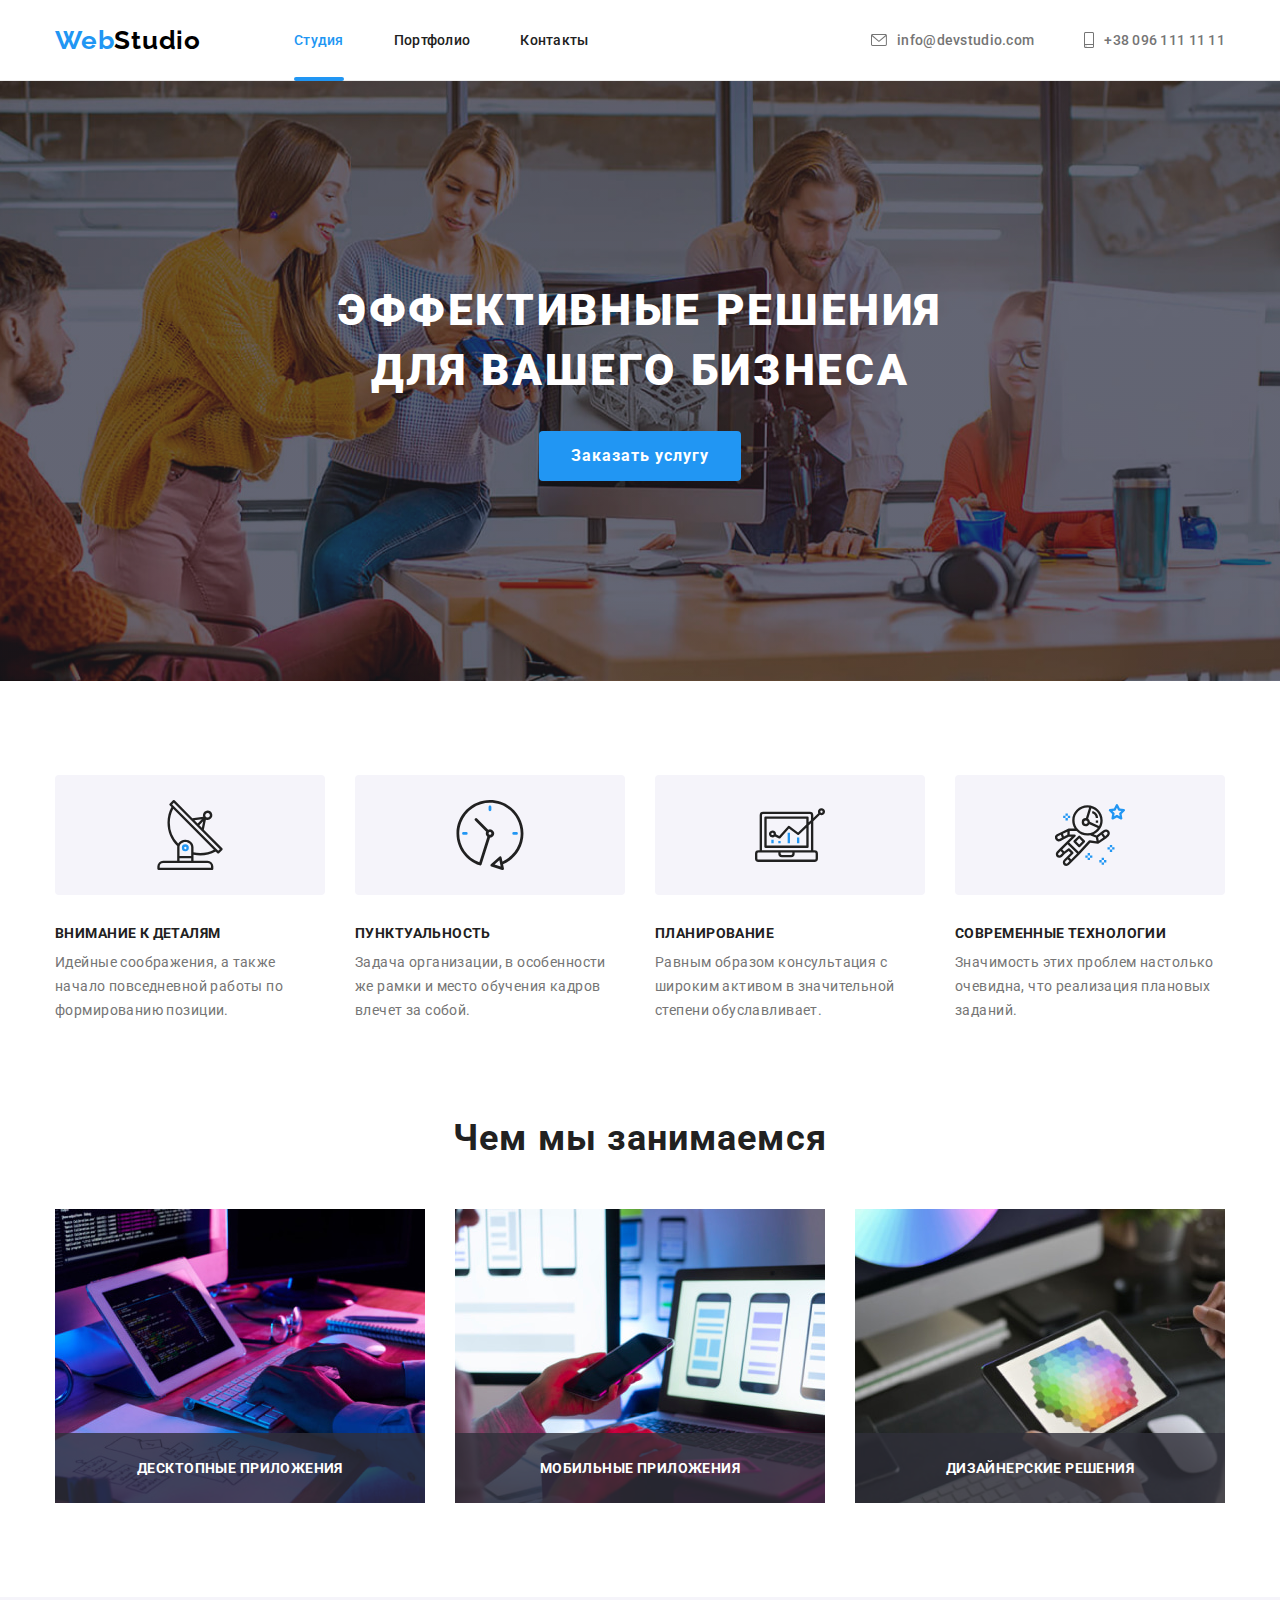
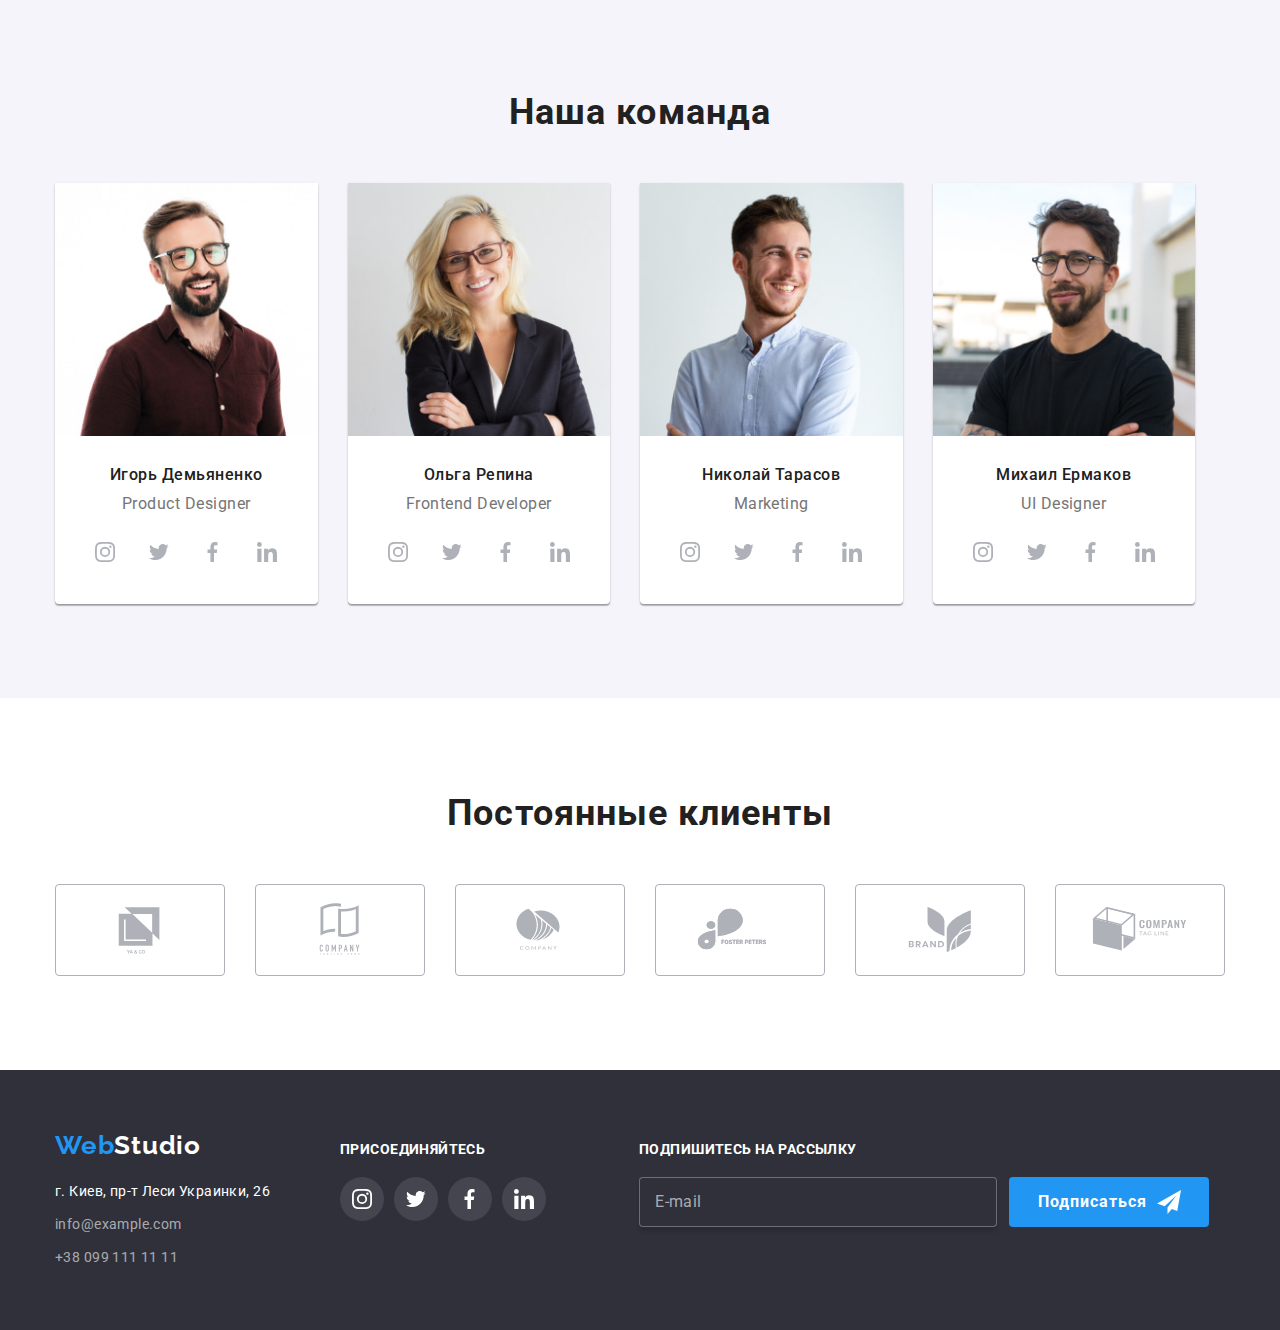
<file: index.html>
<!DOCTYPE html>
<html lang="ru">
  <head>
    <meta charset="UTF-8" />
    <meta http-equiv="X-UA-Compatible" content="IE=edge" />
    <meta name="viewport" content="width=device-width, initial-scale=1.0" />
    <title>WebStudio - Студия</title>
    <!-- Подключение шрифтов -->
    <link rel="preconnect" href="https://fonts.googleapis.com" />
    <link rel="preconnect" href="https://fonts.gstatic.com" crossorigin />
    <link
      href="https://fonts.googleapis.com/css2?family=Raleway:wght@700&family=Roboto:wght@400;500;700;900&display=swap"
      rel="stylesheet"
    />
    <!-- Подключение нормализатора -->
    <link
      rel="stylesheet"
      href="https://cdnjs.cloudflare.com/ajax/libs/modern-normalize/1.1.0/modern-normalize.min.css"
    />
    <!-- Подключение стилей -->
    <link rel="stylesheet" href="css/styles.css" />
  </head>
  <body>
    <!-- Хедер -->
    <header class="page-header">
      <div class="conteiner header-conteiner">
        <nav class="flex-conteiner">
          <a class="logo" href="index.html" lang="en"
            ><span class="logo-color">Web</span>Studio</a
          >
          <ul class="site-nav">
            <li class="item">
              <a href="index.html" class="link current">Студия</a>
            </li>
            <li class="item">
              <a href="portfolio.html" class="link">Портфолио</a>
            </li>
            <li class="item"><a href="" class="link">Контакты</a></li>
          </ul>
        </nav>
        <ul class="contacts">
          <li class="item">
            <a href="mailto:info@devstudio.com" class="link"
              ><svg class="mail-icon">
                <use href="./images/icons.svg#icon-envelope"></use></svg
              >info@devstudio.com</a
            >
          </li>
          <li class="item">
            <a href="tel:+380961111111" class="link"
              ><svg class="phone-icon">
                <use href="./images/icons.svg#icon-smartphone"></use></svg
              >+38 096 111 11 11</a
            >
          </li>
        </ul>
      </div>
    </header>
    <main>
      <!-- Герой -->
      <section class="section hero">
        <div class="conteiner">
          <h1 class="hero-title">Эффективные решения для вашего бизнеса</h1>
          <button type="button" class="order" data-modal-open>
            Заказать услугу
          </button>
        </div>
      </section>
      <!-- Наши преимущества -->
      <section class="section advantages-section">
        <div class="conteiner">
          <h2 class="visually-hidden">Наши преимущества</h2>
          <ul class="advantages-list">
            <li class="item">
              <div class="icon-box">
                <svg class="icon">
                  <use href="./images/icons.svg#icon-antenna-1"></use>
                </svg>
              </div>
              <h3 class="section-header">Внимание к деталям</h3>
              <p class="section-text">
                Идейные соображения, а также начало повседневной работы по
                формированию позиции.
              </p>
            </li>
            <li class="item">
              <div class="icon-box">
                <svg class="icon">
                  <use href="./images/icons.svg#icon-clock-1"></use>
                </svg>
              </div>
              <h3 class="section-header">Пунктуальность</h3>
              <p class="section-text">
                Задача организации, в особенности же рамки и место обучения
                кадров влечет за собой.
              </p>
            </li>
            <li class="item">
              <div class="icon-box">
                <svg class="icon">
                  <use href="./images/icons.svg#icon-diagram-1"></use>
                </svg>
              </div>
              <h3 class="section-header">Планирование</h3>
              <p class="section-text">
                Равным образом консультация с широким активом в значительной
                степени обуславливает.
              </p>
            </li>
            <li class="item">
              <div class="icon-box">
                <svg class="icon">
                  <use href="./images/icons.svg#icon-astronaut-1"></use>
                </svg>
              </div>
              <h3 class="section-header">Современные технологии</h3>
              <p class="section-text">
                Значимость этих проблем настолько очевидна, что реализация
                плановых заданий.
              </p>
            </li>
          </ul>
        </div>
      </section>
      <!-- Чем мы занимаемся -->
      <section class="section activities-section">
        <div class="conteiner">
          <h2 class="section-header">Чем мы занимаемся</h2>
          <ul class="activities-list">
            <li class="item">
              <img
                src="./images/01-01.jpg"
                alt="Веб-разработка"
                width="370"
                height="294"
              />
              <p class="text">Десктопные приложения</p>
            </li>
            <li class="item">
              <img
                src="./images/01-02.jpg"
                alt="Веб-разработка"
                width="370"
                height="294"
              />
              <p class="text">Мобильные приложения</p>
            </li>
            <li class="item">
              <img
                src="./images/01-03.jpg"
                alt="Веб-разработка"
                width="370"
                height="294"
              />
              <p class="text">Дизайнерские решения</p>
            </li>
          </ul>
        </div>
      </section>
      <!-- Наша команда -->
      <section class="section team-section">
        <div class="conteiner">
          <h2 class="section-header">Наша команда</h2>
          <ul class="team-list">
            <li class="team-item">
              <img
                class="image"
                src="./images/01-04.jpg"
                alt="Член команды"
                width="270"
                height="260"
              />
              <div class="description-box">
                <h3 class="team-header">Игорь Демьяненко</h3>
                <p lang="en" class="text">Product Designer</p>
                <ul class="social-list">
                  <li class="item">
                    <a href="" class="link">
                      <svg class="link-icon">
                        <use href="./images/icons.svg#icon-instagram-2"></use>
                      </svg>
                    </a>
                  </li>
                  <li class="item">
                    <a href="" class="link"
                      ><svg class="link-icon">
                        <use href="./images/icons.svg#icon-twitter"></use></svg
                    ></a>
                  </li>
                  <li class="item">
                    <a href="" class="link"
                      ><svg class="link-icon">
                        <use href="./images/icons.svg#icon-facebook"></use>
                      </svg>
                    </a>
                  </li>
                  <li class="item">
                    <a href="" class="link"
                      ><svg class="link-icon">
                        <use
                          href="./images/icons.svg#icon-linkedin-1"
                        ></use></svg
                    ></a>
                  </li>
                </ul>
              </div>
            </li>
            <li class="team-item">
              <img
                class="image"
                src="./images/01-05.jpg"
                alt="Член команды"
                width="270"
                height="260"
              />
              <div class="description-box">
                <h3 class="team-header">Ольга Репина</h3>
                <p lang="en" class="text">Frontend Developer</p>
                <ul class="social-list">
                  <li class="item">
                    <a href="" class="link">
                      <svg class="link-icon">
                        <use href="./images/icons.svg#icon-instagram-2"></use>
                      </svg>
                    </a>
                  </li>
                  <li class="item">
                    <a href="" class="link"
                      ><svg class="link-icon">
                        <use href="./images/icons.svg#icon-twitter"></use></svg
                    ></a>
                  </li>
                  <li class="item">
                    <a href="" class="link"
                      ><svg class="link-icon">
                        <use href="./images/icons.svg#icon-facebook"></use>
                      </svg>
                    </a>
                  </li>
                  <li class="item">
                    <a href="" class="link"
                      ><svg class="link-icon">
                        <use
                          href="./images/icons.svg#icon-linkedin-1"
                        ></use></svg
                    ></a>
                  </li>
                </ul>
              </div>
            </li>
            <li class="team-item">
              <img
                class="image"
                src="./images/01-06.jpg"
                alt="Член команды"
                width="270"
                height="260"
              />
              <div class="description-box">
                <h3 class="team-header">Николай Тарасов</h3>
                <p lang="en" class="text">Marketing</p>
                <ul class="social-list">
                  <li class="item">
                    <a href="" class="link">
                      <svg class="link-icon">
                        <use href="./images/icons.svg#icon-instagram-2"></use>
                      </svg>
                    </a>
                  </li>
                  <li class="item">
                    <a href="" class="link"
                      ><svg class="link-icon">
                        <use href="./images/icons.svg#icon-twitter"></use></svg
                    ></a>
                  </li>
                  <li class="item">
                    <a href="" class="link"
                      ><svg class="link-icon">
                        <use href="./images/icons.svg#icon-facebook"></use>
                      </svg>
                    </a>
                  </li>
                  <li class="item">
                    <a href="" class="link"
                      ><svg class="link-icon">
                        <use
                          href="./images/icons.svg#icon-linkedin-1"
                        ></use></svg
                    ></a>
                  </li>
                </ul>
              </div>
            </li>
            <li class="team-item">
              <img
                class="image"
                src="./images/01-07.jpg"
                alt="Член команды"
                width="270"
                height="260"
              />
              <div class="description-box">
                <h3 class="team-header">Михаил Ермаков</h3>
                <p lang="en" class="text">UI Designer</p>
                <ul class="social-list">
                  <li class="item">
                    <a href="" class="link">
                      <svg class="link-icon">
                        <use href="./images/icons.svg#icon-instagram-2"></use>
                      </svg>
                    </a>
                  </li>
                  <li class="item">
                    <a href="" class="link"
                      ><svg class="link-icon">
                        <use href="./images/icons.svg#icon-twitter"></use></svg
                    ></a>
                  </li>
                  <li class="item">
                    <a href="" class="link"
                      ><svg class="link-icon">
                        <use href="./images/icons.svg#icon-facebook"></use>
                      </svg>
                    </a>
                  </li>
                  <li class="item">
                    <a href="" class="link"
                      ><svg class="link-icon">
                        <use
                          href="./images/icons.svg#icon-linkedin-1"
                        ></use></svg
                    ></a>
                  </li>
                </ul>
              </div>
            </li>
          </ul>
        </div>
      </section>
      <!-- Постоянные клиенты -->
      <section class="section clients">
        <div class="conteiner">
          <h2 class="section-header">Постоянные клиенты</h2>
          <ul class="clients-list">
            <li class="item">
              <a href="" class="link">
                <svg class="icon" width="106" height="60">
                  <use href="./images/icons.svg#icon-ya-and-co"></use>
                </svg>
              </a>
            </li>
            <li class="item">
              <a href="" class="link">
                <svg class="icon" width="106" height="60">
                  <use
                    href="./images/icons.svg#icon-company-tagline-here"
                  ></use>
                </svg>
              </a>
            </li>
            <li class="item">
              <a href="" class="link">
                <svg class="icon" width="106" height="60">
                  <use href="./images/icons.svg#icon-company"></use>
                </svg>
              </a>
            </li>
            <li class="item">
              <a href="" class="link">
                <svg class="icon" width="106" height="60">
                  <use href="./images/icons.svg#icon-foster-peters"></use>
                </svg>
              </a>
            </li>
            <li class="item">
              <a href="" class="link">
                <svg class="icon" width="106" height="60">
                  <use href="./images/icons.svg#icon-brand"></use>
                </svg>
              </a>
            </li>
            <li class="item">
              <a href="" class="link">
                <svg class="icon" width="106" height="60">
                  <use href="./images/icons.svg#icon-company-tagline"></use>
                </svg>
              </a>
            </li>
          </ul>
        </div>
      </section>
    </main>
    <!-- Футер -->
    <footer class="page-footer">
      <div class="conteiner footer-box">
        <div class="adress-box">
          <a class="logo" href="index.html" lang="en"
            ><span class="logo-color">Web</span
            ><span class="footer-logo-color">Studio</span></a
          >
          <address>
            <ul>
              <li class="item-map">
                <a
                  href="https://www.google.com/maps/place/%D0%B1%D1%83%D0%BB.+%D0%9B%D0%B5%D1%81%D0%B8+%D0%A3%D0%BA%D1%80%D0%B0%D0%B8%D0%BD%D0%BA%D0%B8,+26,+%D0%9A%D0%B8%D0%B5%D0%B2,+02000/@50.426979,30.5380378,15.58z/data=!4m5!3m4!1s0x40d4cf0e033ecbe9:0x57a4dffefec77da0!8m2!3d50.4265807!4d30.5383858"
                  target="_blank"
                  rel="noopener noreferrer"
                  class="map-link"
                  >г. Киев, пр-т Леси Украинки, 26</a
                >
              </li>
              <li class="item-mail">
                <a href="mailto:info@example.com" lang="en" class="mail"
                  >info@example.com</a
                >
              </li>
              <li class="item-phone">
                <a href="tel:+380991111111" class="phone">+38 099 111 11 11</a>
              </li>
            </ul>
          </address>
        </div>
        <div class="social-links-box">
          <h2 class="social-text">Присоединяйтесь</h2>
          <ul class="social-list">
            <li class="item">
              <a href="" class="link" aria-label="Страница в Instagram">
                <svg class="link-icon">
                  <use href="./images/icons.svg#icon-instagram-2"></use>
                </svg>
              </a>
            </li>
            <li class="item">
              <a href="" class="link" aria-label="Страница в Twitter"
                ><svg class="link-icon">
                  <use href="./images/icons.svg#icon-twitter"></use></svg
              ></a>
            </li>
            <li class="item">
              <a href="" class="link" aria-label="Страница в Facebook"
                ><svg class="link-icon">
                  <use href="./images/icons.svg#icon-facebook"></use>
                </svg>
              </a>
            </li>
            <li class="item">
              <a href="" class="link" aria-label="Страница в LinkedIn"
                ><svg class="link-icon">
                  <use href="./images/icons.svg#icon-linkedin-1"></use></svg
              ></a>
            </li>
          </ul>
        </div>
        <form class="form">
          <div class="form-box">
            <label for="footer-email" class="input-label"
              >Подпишитесь на рассылку</label
            >
            <input
              type="email"
              name="footer-email"
              placeholder="E-mail"
              id="footer-email"
              class="input-field"
            />
          </div>
          <button type="submit" class="submit-btn">Подписаться</button>
          <svg class="submit-icon">
            <use href="./images/icons.svg#icon-telegram"></use>
          </svg>
        </form>
      </div>
    </footer>
    <!-- Модальное окно -->
    <div class="backdrop is-hidden" data-modal>
      <div class="modal">
        <form class="form">
          <p class="form-text">Оставьте свои данные, мы вам перезвоним</p>
          <div class="form-box">
            <label for="username" class="label-form">Имя</label>
            <input
              type="text"
              name="username"
              id="username"
              class="input-form"
            />
            <svg class="username-icon">
              <use href="./images/icons.svg#icon-username"></use>
            </svg>
          </div>
          <div class="form-box">
            <label for="phone-number" class="label-form">Телефон</label>
            <input
              type="tel"
              name="phone-number"
              id="phone-number"
              class="input-form"
            />
            <svg class="tel-icon">
              <use href="./images/icons.svg#icon-phone"></use>
            </svg>
          </div>
          <div class="form-box">
            <label for="email" class="label-form">Почта</label>
            <input type="email" name="email" id="email" class="input-form" />
            <svg class="email-icon">
              <use href="./images/icons.svg#icon-email"></use>
            </svg>
          </div>
          <div class="form-comment">
            <label for="comment" class="label-form">Комментарий</label>
            <textarea
              name="comment"
              id="comment"
              rows="5"
              placeholder="Введите текст"
              class="comment-field"
            ></textarea>
          </div>
          <label for="agreement" class="checkbox-label">
            <input
              type="checkbox"
              name="agreement"
              id="agreement"
              class="checkbox"
            />
            <svg class="checkbox-icon">
              <use href="./images/icons.svg#icon-check"></use>
            </svg>
            <span class="checkbox-text"
              >Соглашаюсь с рассылкой и принимаю
              <a href="" class="checkbox-link">Условия договора</a>
            </span>
          </label>
          <button type="submit" class="submit-btn">Отправить</button>
        </form>
        <button type="button" class="modal-batton" data-modal-close>
          <svg class="icon" width="18" height="18">
            <use href="./images/icons.svg#icon-close-btn"></use>
          </svg>
        </button>
      </div>
    </div>
    <script src="./js/modal.js"></script>
    <!--     <script>
      (() => {
        document
          .querySelector(".js-speaker-form")
          .addEventListener("submit", (e) => {
            e.preventDefault();

            new FormData(e.currentTarget).forEach((value, name) =>
              console.log("${name}: ${value}")
            );
          });
      })();
    </script> -->
  </body>
</html>
</file>
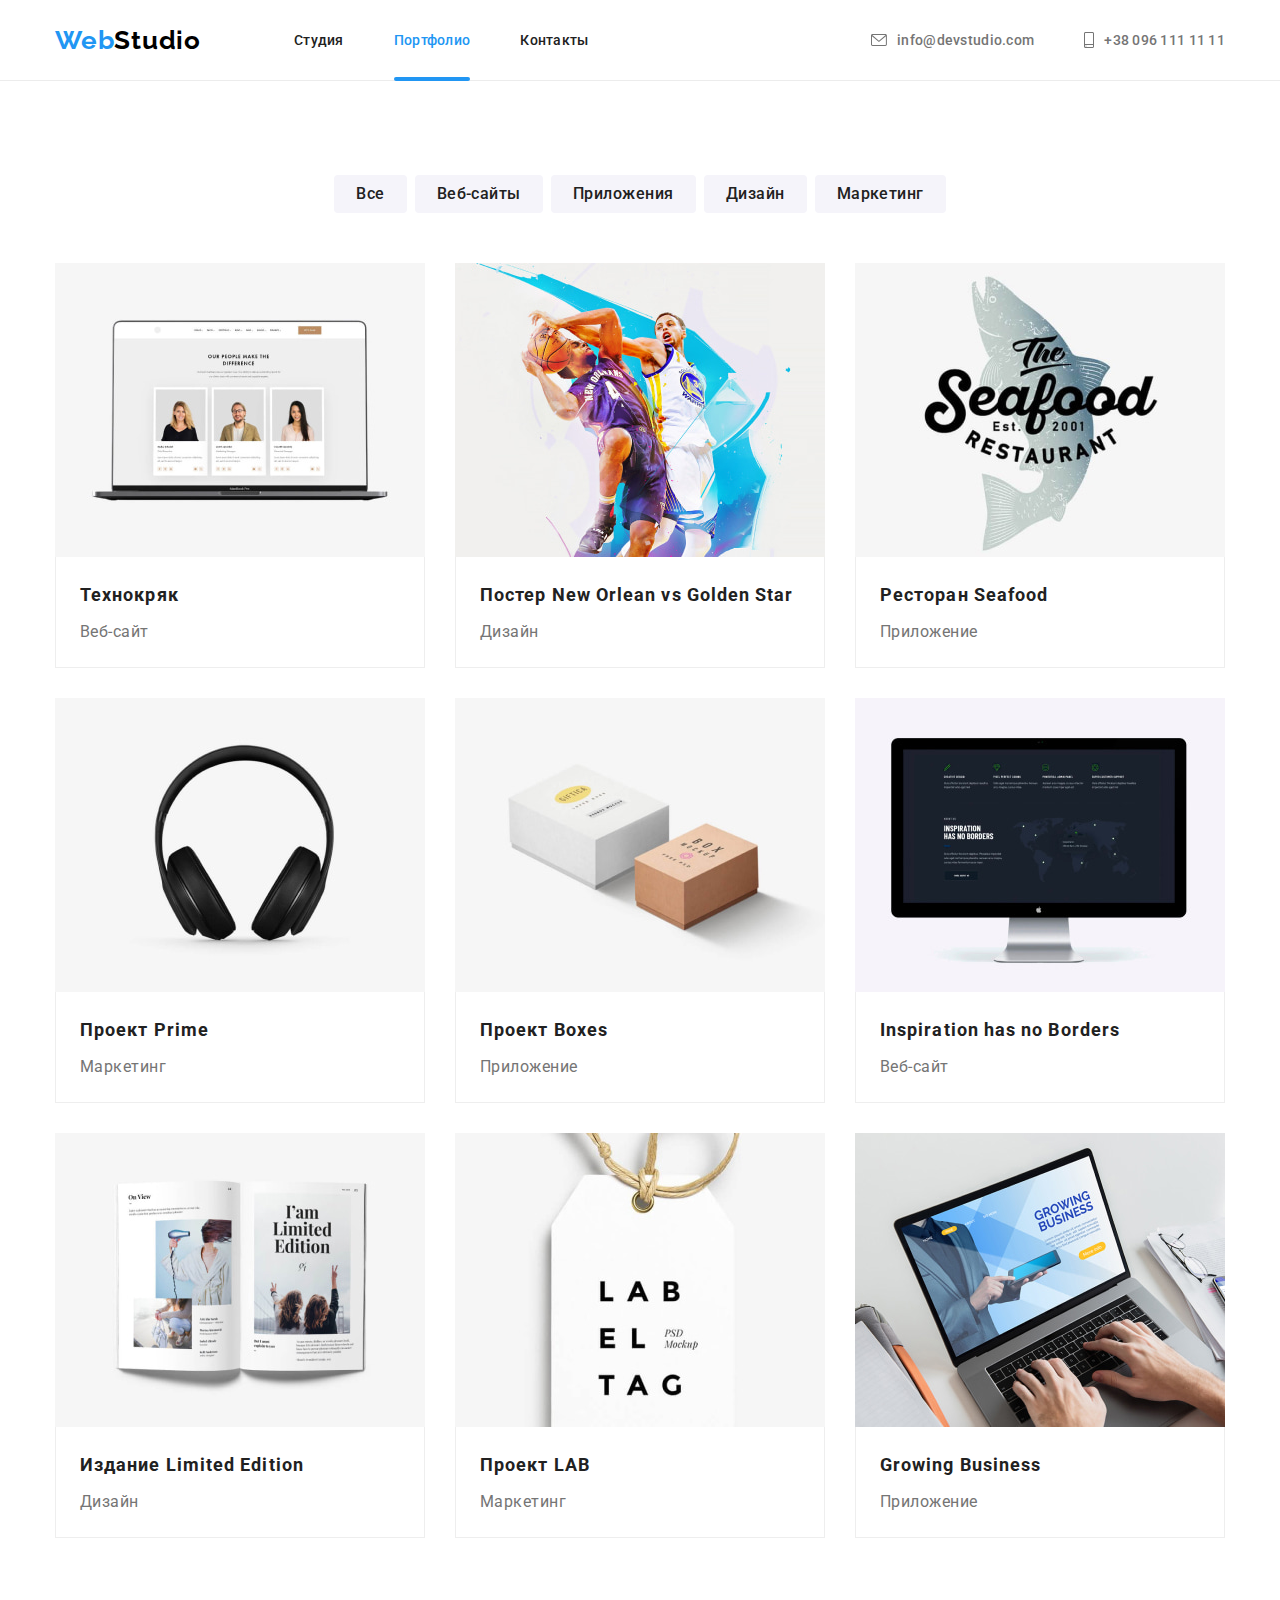
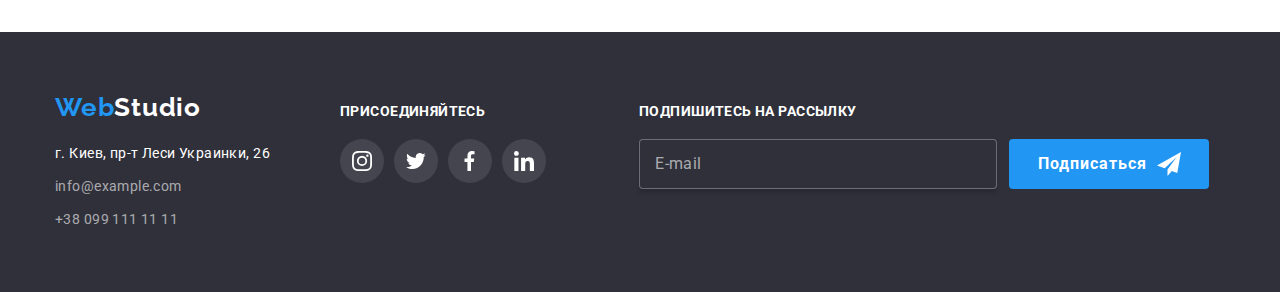
<file: portfolio.html>
<!DOCTYPE html>
<html lang="ru">
  <head>
    <meta charset="UTF-8" />
    <meta http-equiv="X-UA-Compatible" content="IE=edge" />
    <meta name="viewport" content="width=device-width, initial-scale=1.0" />
    <title>WebStudio - Портфолио</title>
    <!-- Подключение шрифтов -->
    <link rel="preconnect" href="https://fonts.googleapis.com" />
    <link rel="preconnect" href="https://fonts.gstatic.com" crossorigin />
    <link
      href="https://fonts.googleapis.com/css2?family=Raleway:wght@700&family=Roboto:wght@400;500;700;900&display=swap"
      rel="stylesheet"
    />
    <!-- Подключение нормализатора -->
    <link
      rel="stylesheet"
      href="https://cdnjs.cloudflare.com/ajax/libs/modern-normalize/1.1.0/modern-normalize.min.css"
    />
    <!-- Подключение стилей -->
    <link rel="stylesheet" href="css/styles.css" />
  </head>
  <body>
    <!-- Хедер -->
    <header class="page-header">
      <div class="conteiner header-conteiner">
        <nav class="flex-conteiner">
          <a class="logo" href="index.html" lang="en"
            ><span class="logo-color">Web</span>Studio</a
          >
          <ul class="site-nav">
            <li class="item">
              <a href="index.html" class="link">Студия</a>
            </li>
            <li class="item">
              <a href="portfolio.html" class="link current">Портфолио</a>
            </li>
            <li class="item"><a href="" class="link">Контакты</a></li>
          </ul>
        </nav>
        <ul class="contacts">
          <li class="item">
            <a href="mailto:info@devstudio.com" class="link"
              ><svg class="mail-icon">
                <use href="./images/icons.svg#icon-envelope"></use></svg
              >info@devstudio.com</a
            >
          </li>
          <li class="item">
            <a href="tel:+380961111111" class="link"
              ><svg class="phone-icon">
                <use href="./images/icons.svg#icon-smartphone"></use></svg
              >+38 096 111 11 11</a
            >
          </li>
        </ul>
      </div>
    </header>
    <main>
      <!-- Фильтр -->
      <section class="section filter">
        <div class="conteiner">
          <h1 class="visually-hidden" hidden>Портфолио</h1>
          <ul class="filter-list">
            <li class="item">
              <button type="button" class="filter-btn">Все</button>
            </li>
            <li class="item">
              <button type="button" class="filter-btn">Веб-сайты</button>
            </li>
            <li class="item">
              <button type="button" class="filter-btn">Приложения</button>
            </li>
            <li class="item">
              <button type="button" class="filter-btn">Дизайн</button>
            </li>
            <li class="item">
              <button type="button" class="filter-btn">Маркетинг</button>
            </li>
          </ul>
          <ul class="examples-list">
            <li class="item">
              <a href="" class="link">
                <div class="thumb">
                  <img
                    src="./images/02-01.jpg"
                    alt="Web-разработка"
                    width="370"
                  />
                  <p class="text">
                    Технокряк это современная площадка распространения
                    коронавируса. Компании используют эту платформу для
                    цифрового шпионажа и атак на защищённые сервера конкурентов.
                  </p>
                </div>
                <div class="text-box">
                  <h2 class="section-header">Технокряк</h2>
                  <p class="section-text">Веб-сайт</p>
                </div>
              </a>
            </li>
            <li class="item">
              <a href="" class="link">
                <div class="thumb">
                  <img src="./images/02-02.jpg" alt="Web-дизайн" width="370" />
                  <p class="text">
                    Технокряк это современная площадка распространения
                    коронавируса. Компании используют эту платформу для
                    цифрового шпионажа и атак на защищённые сервера конкурентов.
                  </p>
                </div>
                <div class="text-box">
                  <h2 class="section-header">
                    Постер New Orlean vs Golden Star
                  </h2>
                  <p class="section-text">Дизайн</p>
                </div>
              </a>
            </li>
            <li class="item">
              <a href="" class="link">
                <div class="thumb">
                  <img
                    src="./images/02-03.jpg"
                    alt="Разработка приложений"
                    width="370"
                  />
                  <p class="text">
                    Технокряк это современная площадка распространения
                    коронавируса. Компании используют эту платформу для
                    цифрового шпионажа и атак на защищённые сервера конкурентов.
                  </p>
                </div>
                <div class="text-box">
                  <h2 class="section-header">Ресторан Seafood</h2>
                  <p class="section-text">Приложение</p>
                </div>
              </a>
            </li>
            <li class="item">
              <a href="" class="link">
                <div class="thumb">
                  <img
                    src="./images/02-04.jpg"
                    alt="Web-маркетинг"
                    width="370"
                  />
                  <p class="text">
                    Технокряк это современная площадка распространения
                    коронавируса. Компании используют эту платформу для
                    цифрового шпионажа и атак на защищённые сервера конкурентов.
                  </p>
                </div>
                <div class="text-box">
                  <h2 class="section-header">Проект Prime</h2>
                  <p class="section-text">Маркетинг</p>
                </div>
              </a>
            </li>
            <li class="item">
              <a href="" class="link">
                <div class="thumb">
                  <img
                    src="./images/02-05.jpg"
                    alt="Разработка приложений"
                    width="370"
                  />
                  <p class="text">
                    Технокряк это современная площадка распространения
                    коронавируса. Компании используют эту платформу для
                    цифрового шпионажа и атак на защищённые сервера конкурентов.
                  </p>
                </div>
                <div class="text-box">
                  <h2 class="section-header">Проект Boxes</h2>
                  <p class="section-text">Приложение</p>
                </div>
              </a>
            </li>
            <li class="item">
              <a href="" class="link">
                <div class="thumb">
                  <img
                    src="./images/02-06.jpg"
                    alt="Web-разработка"
                    width="370"
                  />
                  <p class="text">
                    Технокряк это современная площадка распространения
                    коронавируса. Компании используют эту платформу для
                    цифрового шпионажа и атак на защищённые сервера конкурентов.
                  </p>
                </div>
                <div class="text-box">
                  <h2 class="section-header">Inspiration has no Borders</h2>
                  <p class="section-text">Веб-сайт</p>
                </div>
              </a>
            </li>
            <li class="item">
              <a href="" class="link">
                <div class="thumb">
                  <img src="./images/02-07.jpg" alt="Web-дизайн" width="370" />
                  <p class="text">
                    Технокряк это современная площадка распространения
                    коронавируса. Компании используют эту платформу для
                    цифрового шпионажа и атак на защищённые сервера конкурентов.
                  </p>
                </div>
                <div class="text-box">
                  <h2 class="section-header">Издание Limited Edition</h2>
                  <p class="section-text">Дизайн</p>
                </div>
              </a>
            </li>
            <li class="item">
              <a href="" class="link">
                <div class="thumb">
                  <img
                    src="./images/02-08.jpg"
                    alt="Web-маркетинг"
                    width="370"
                  />
                  <p class="text">
                    Технокряк это современная площадка распространения
                    коронавируса. Компании используют эту платформу для
                    цифрового шпионажа и атак на защищённые сервера конкурентов.
                  </p>
                </div>
                <div class="text-box">
                  <h2 class="section-header">Проект LAB</h2>
                  <p class="section-text">Маркетинг</p>
                </div>
              </a>
            </li>
            <li class="item">
              <a href="" class="link">
                <div class="thumb">
                  <img
                    src="./images/02-09.jpg"
                    alt="Разработка приложений"
                    width="370"
                  />
                  <p class="text">
                    Технокряк это современная площадка распространения
                    коронавируса. Компании используют эту платформу для
                    цифрового шпионажа и атак на защищённые сервера конкурентов.
                  </p>
                </div>
                <div class="text-box">
                  <h2 class="section-header">Growing Business</h2>
                  <p class="section-text">Приложение</p>
                </div>
              </a>
            </li>
          </ul>
        </div>
      </section>
    </main>
    <!-- Футер -->
    <footer class="page-footer">
      <div class="conteiner footer-box">
        <div class="adress-box">
          <a class="logo" href="index.html" lang="en"
            ><span class="logo-color">Web</span
            ><span class="footer-logo-color">Studio</span></a
          >
          <address>
            <ul>
              <li class="item-map">
                <a
                  href="https://www.google.com/maps/place/%D0%B1%D1%83%D0%BB.+%D0%9B%D0%B5%D1%81%D0%B8+%D0%A3%D0%BA%D1%80%D0%B0%D0%B8%D0%BD%D0%BA%D0%B8,+26,+%D0%9A%D0%B8%D0%B5%D0%B2,+02000/@50.426979,30.5380378,15.58z/data=!4m5!3m4!1s0x40d4cf0e033ecbe9:0x57a4dffefec77da0!8m2!3d50.4265807!4d30.5383858"
                  target="_blank"
                  rel="noopener noreferrer"
                  class="map-link"
                  >г. Киев, пр-т Леси Украинки, 26</a
                >
              </li>
              <li class="item-mail">
                <a href="mailto:info@example.com" lang="en" class="mail"
                  >info@example.com</a
                >
              </li>
              <li class="item-phone">
                <a href="tel:+380991111111" class="phone">+38 099 111 11 11</a>
              </li>
            </ul>
          </address>
        </div>
        <div class="social-links-box">
          <h2 class="social-text">Присоединяйтесь</h2>
          <ul class="social-list">
            <li class="item">
              <a href="" class="link" aria-label="Страница в Instagram">
                <svg class="link-icon">
                  <use href="./images/icons.svg#icon-instagram-2"></use>
                </svg>
              </a>
            </li>
            <li class="item">
              <a href="" class="link" aria-label="Страница в Twitter"
                ><svg class="link-icon">
                  <use href="./images/icons.svg#icon-twitter"></use></svg
              ></a>
            </li>
            <li class="item">
              <a href="" class="link" aria-label="Страница в Facebook"
                ><svg class="link-icon">
                  <use href="./images/icons.svg#icon-facebook"></use>
                </svg>
              </a>
            </li>
            <li class="item">
              <a href="" class="link" aria-label="Страница в LinkedIn"
                ><svg class="link-icon">
                  <use href="./images/icons.svg#icon-linkedin-1"></use></svg
              ></a>
            </li>
          </ul>
        </div>
        <form class="form">
          <div class="form-box">
            <label for="footer-email" class="input-label"
              >Подпишитесь на рассылку</label
            >
            <input
              type="email"
              name="footer-email"
              placeholder="E-mail"
              id="footer-email"
              class="input-field"
            />
          </div>
          <button type="submit" class="submit-btn">Подписаться</button>
          <svg class="submit-icon">
            <use href="./images/icons.svg#icon-telegram"></use>
          </svg>
        </form>
      </div>
    </footer>
  </body>
</html>
</file>
<file: css/styles.css>
/* палитра цветов */

:root {
  --main-text-color: #757575;
  --second-text-color: #212121;
  --third-text-color: #ffffff;
  --main-bg-color: #ffffff;
  --second-bg-color: #2f303a;
  --third-bg-color: #f5f4fa;
  --logo-header-color: #000000;
  --filters-btn-color: #f5f4fa;
  --accent-color: #2196f3;
  --accent-order-color: #188ce8;
  --footer-link-color: rgba(255, 255, 255, 0.6);
  --header-border-color: #ececec;
  --filter-border-color: #eeeeee;
  --icons-bg-color: rgba(255, 255, 255, 0.1);
  --icons-color: #afb1b8;
  --activities-overlay-color: rgba(47, 48, 58, 0.8);
  --overflow-bg-color: rgba(33, 150, 243, 0.9);
  --backdrop-color: rgba(0, 0, 0, 0.2);
  --modal-btn-border: rgba(0, 0, 0, 0.1);
  --form-border-color: rgba(255, 255, 255, 0.3);
  --form-border-shadow: rgba(0, 0, 0, 0.15);
  --form-border-active: rgba(33, 150, 243, 0);
  --form-border-modal: rgba(33, 33, 33, 0.2);
  --placeholder-color: rgba(117, 117, 117, 0.5);
}

/* ----- Утилиты ----- */

body {
  background-color: var(--main-bg-color);
  color: var(--main-text-color);
  font-family: "Roboto", sans-serif;
}

a {
  text-decoration: none;
}
li {
  list-style-type: none;
}
button {
  font-family: inherit;
  cursor: pointer;
  border: 0;
}

h1,
h2,
h3,
h4,
h5,
h6,
p,
ul {
  margin-top: 0;
  margin-bottom: 0;
  padding: 0;
}

img {
  display: block;
  max-width: 100%;
  height: auto;
}

.section {
  padding-top: 94px;
  padding-bottom: 94px;
}

.conteiner {
  width: 1200px;
  padding-left: 15px;
  padding-right: 15px;
  margin-left: auto;
  margin-right: auto;
}

/* Скрытые заголовки */

.visually-hidden {
  position: absolute;
  width: 1px;
  height: 1px;
  margin: -1px;
  border: 0;
  padding: 0;

  white-space: nowrap;
  clip-path: inset(100%);
  clip: rect(0 0 0 0);
  overflow: hidden;
}

/* ----- Страница "Студия" (главная) ----- */

/* Хедер */

.header-conteiner,
.flex-conteiner,
.site-nav,
.contacts {
  display: flex;
  align-items: center;
}

.logo {
  display: block;

  font-family: "Raleway", sans-serif;
  font-weight: 700;
  font-size: 26px;
  line-height: 1.17;
  letter-spacing: 0.03em;
  color: var(--logo-header-color);
}

.contacts {
  margin-left: auto;
}

.site-nav .item:not(:last-child),
.contacts .item:not(:last-child) {
  margin-right: 50px;
}

.page-header .logo {
  margin-right: 93px;
  align-items: center;
}

.site-nav .link,
.contacts .link {
  display: block;
  padding-top: 32px;
  padding-bottom: 32px;

  font-weight: 500;
  font-size: 14px;
  line-height: 1.17;
  letter-spacing: 0.02em;

  transition: color 250ms cubic-bezier(0.4, 0, 0.2, 1);
}

.logo-color,
.site-nav .link.current,
.site-nav .link:hover,
.site-nav .link:focus,
.contacts .link:hover,
.contacts .link:focus {
  color: var(--accent-color);
}

.link.current {
  position: relative;
}

.link.current::after {
  content: "";
  position: absolute;
  left: 0;
  bottom: -1px;

  width: 100%;
  height: 4px;

  border-radius: 2px;
  background: var(--accent-color);
}

.site-nav .link {
  color: var(--second-text-color);
}

.contacts .link {
  display: inline-flex;
  align-items: center;

  color: var(--main-text-color);
  fill: var(--main-text-color);

  transition-property: color, fill;
  transition-duration: 250ms;
  transition-timing-function: cubic-bezier(0.4, 0, 0.2, 1);
}

.contacts .mail-icon {
  width: 16px;
  height: 12px;
  margin-right: 10px;
}

.contacts .phone-icon {
  width: 10px;
  height: 16px;
  margin-right: 10px;
}

.contacts .link:hover,
.contacts .link:focus {
  fill: var(--accent-color);
}

.page-header {
  border-bottom: 1px solid var(--header-border-color);
}

/* Герой */

.section.hero {
  margin-left: auto;
  margin-right: auto;
  padding-top: 200px;
  padding-bottom: 200px;
  max-width: 1600px;

  background-image: linear-gradient(
      rgba(47, 48, 58, 0.4),
      rgba(47, 48, 58, 0.4)
    ),
    url("../images/bg-img-01.jpg");
  background-repeat: no-repeat;
  background-size: cover;
  background-position: center;
}

.hero-title {
  width: 696px;
  height: auto;
  margin-left: auto;
  margin-right: auto;
}

.hero {
  background-color: var(--second-bg-color);
}

.hero-title {
  margin-top: 0;
  margin-bottom: 30px;
  font-weight: 900;
  font-size: 44px;
  line-height: 1.36;
  text-align: center;
  letter-spacing: 0.06em;
  text-transform: uppercase;
  color: var(--third-text-color);
}

.order,
.submit-btn {
  min-width: 200px;
  margin-left: auto;
  margin-right: auto;
  border-radius: 4px;
  font-weight: 700;
  font-size: 16px;
  line-height: 1.87;
  display: flex;
  align-items: center;
  letter-spacing: 0.06em;
  color: var(--third-text-color);
  background-color: var(--accent-color);

  transition: background-color 250ms cubic-bezier(0.4, 0, 0.2, 1);
}

.order {
  padding: 10px 32px;
}

.order:hover,
.order:focus,
.submit-btn:hover,
.submit-btn:focus {
  background-color: var(--accent-order-color);
  box-shadow: 0px 4px rgba(0, 0, 0, 0.25);
}

/* Наши преимущества */

.advantages-section .icon-box {
  display: flex;
  justify-content: center;
  align-items: center;

  height: 120px;
  border-radius: 4px;
  margin-bottom: 30px;

  background-color: var(--filters-btn-color);
}

.advantages-section .icon {
  width: 70px;
  height: 70px;
}

.advantages-section .section-header {
  margin-bottom: 10px;

  font-size: 14px;
  line-height: 1.17;
  letter-spacing: 0.03em;
  text-transform: uppercase;
  color: var(--second-text-color);
}

.advantages-list {
  display: flex;
}

.advantages-list .item {
  width: calc((100% - 3 * 30px) / 4);
  margin-right: 30px;
}

.advantages-list .item:last-child {
  margin-right: 0;
}

.section-text {
  font-size: 14px;
  line-height: 1.71;
  letter-spacing: 0.03em;
}

/* Чем мы занимаемся */

.activities-section {
  padding-top: 0;
}

.activities-section .section-header {
  margin-bottom: 50px;

  font-size: 36px;
  line-height: 1.17;
  text-align: center;
  letter-spacing: 0.03em;
  color: var(--second-text-color);
}

.activities-list {
  display: flex;
}

.activities-list .item {
  width: calc((100% - 2 * 30px) / 3);
  margin-right: 30px;

  position: relative;
}

.activities-list .item:last-child {
  margin-right: 0;
}

.activities-list .text {
  width: 100%;
  padding-top: 27px;
  padding-bottom: 27px;

  font-weight: 700;
  font-size: 14px;
  line-height: 1.17;
  letter-spacing: 0.03em;
  text-align: center;
  text-transform: uppercase;
  color: var(--third-text-color);
  background-color: var(--activities-overlay-color);

  position: absolute;
  bottom: 0;
}

/* Наша команда */

.team-section {
  background-color: var(--third-bg-color);
}

.team-section .section-header {
  margin-bottom: 50px;

  font-size: 36px;
  line-height: 1.17;
  text-align: center;
  letter-spacing: 0.03em;
  color: var(--second-text-color);
}

.team-header {
  margin-bottom: 10px;

  font-weight: 500;
  font-size: 16px;
  line-height: 1.17;
  text-align: center;
  letter-spacing: 0.03em;
  color: var(--second-text-color);
}

.team-list {
  display: flex;
}

.team-list .team-item {
  width: calc((100% - 3 * 30px) / 4);
  margin-right: 30px;

  border-radius: 0 0 4px 4px;
  background-color: var(--main-bg-color);
  box-shadow: 0px 1px 3px rgba(0, 0, 0, 0.12), 0px 1px 1px rgba(0, 0, 0, 0.14),
    0px 2px 1px rgba(0, 0, 0, 0.2);
}

.team-list .item:last-child {
  margin-right: 0;
}

.description-box {
  padding-top: 30px;
  padding-bottom: 30px;
}

.team-section .text {
  margin-bottom: 16px;

  font-size: 16px;
  line-height: 1.17;
  text-align: center;
  letter-spacing: 0.03em;
}

.description-box .social-list {
  justify-content: center;
}

.description-box .link-icon {
  width: 20px;
  height: 20px;

  fill: inherit;
}

.description-box .link {
  fill: var(--icons-color);

  transition-property: fill, background-color;
  transition-duration: 250ms;
  transition-timing-function: cubic-bezier(0.4, 0, 0.2, 1);
}

.description-box .link:hover,
.description-box .link:focus {
  background-color: var(--accent-color);
  fill: var(--third-text-color);
}

/* Постоянные клиенты */

.clients .section-header {
  margin-bottom: 50px;

  font-size: 36px;
  line-height: 1.17;
  text-align: center;
  letter-spacing: 0.03em;
  color: var(--second-text-color);
}

.clients-list {
  display: flex;
}

.clients-list .item {
  width: calc((100% - 5 * 30px) / 6);
}

.clients-list .item:not(:last-child) {
  margin-right: 30px;
}

.clients-list .link {
  display: flex;
  justify-content: center;
  align-items: center;
  width: 170px;
  height: 92px;
  border: 1px solid var(--icons-color);
  border-radius: 4px;
  fill: var(--icons-color);

  transition-property: fill, border-color;
  transition-duration: 250ms;
  transition-timing-function: cubic-bezier(0.4, 0, 0.2, 1);
}

.clients-list .link:hover,
.clients-list .link:focus {
  fill: var(--accent-color);
  border-color: var(--accent-color);
}

/* Футер */

.page-footer {
  padding-top: 60px;
  padding-bottom: 60px;

  background-color: var(--second-bg-color);
}

.footer-box {
  display: flex;
  align-items: baseline;
}

.adress-box {
  margin-right: 70px;

  /* width: 231px; */
}

.footer-logo-color,
.map-link {
  color: var(--third-text-color);
}

.map-link,
.mail,
.phone {
  display: block;

  font-style: normal;
  font-size: 14px;
  line-height: 1.71;
  letter-spacing: 0.03em;

  transition: color 250ms cubic-bezier(0.4, 0, 0.2, 1);
}

.map-link:hover,
.map-link:focus,
.mail:hover,
.mail:focus,
.phone:hover,
.phone:focus {
  color: var(--accent-color);
}

.mail,
.phone {
  color: var(--footer-link-color);
}

.page-footer .logo {
  margin-bottom: 20px;
}

.item-map,
.item-mail {
  margin-bottom: 9px;
}

.social-text,
.form .input-label {
  margin-bottom: 20px;
  font-weight: 700;
  font-size: 14px;
  line-height: 1.17;
  letter-spacing: 0.03em;
  text-align: left;
  text-transform: uppercase;
  color: var(--third-text-color);
}

.social-list {
  display: flex;
}

.social-list .link {
  display: flex;
  justify-content: center;
  align-items: center;
  width: 44px;
  height: 44px;
  border-radius: 50%;

  background-color: var(--icons-bg-color);
}

.social-links-box {
  margin-right: 93px;
}

.social-links-box .link {
  transition: background-color 250ms cubic-bezier(0.4, 0, 0.2, 1);
}

.social-links-box .link:hover,
.social-links-box .link:focus {
  background-color: var(--accent-color);
}

.social-list .item:not(:last-child) {
  margin-right: 10px;
}

.social-links-box .link-icon {
  width: 20px;
  height: 20px;

  fill: var(--main-bg-color);
}

.page-footer .submit-btn {
  padding: 10px 28px 10px 29px;
}

.page-footer .input-field {
  width: 358px;
  padding: 14px 0px 14px 15px;
  border: 1px solid var(--form-border-color);
  border-radius: 4px;
  background-color: var(--second-bg-color);
  box-shadow: 0px 4px 4px 0px var(--form-border-shadow);
}

.page-footer .input-field,
.page-footer .input-field::placeholder {
  font-style: normal;
  font-size: 16px;
  line-height: 1.25;
  letter-spacing: 0.03em;
  color: var(--footer-link-color);
}

.page-footer .form {
  display: flex;
  align-items: flex-end;
  position: relative;
}

.page-footer .form-box {
  display: flex;
  flex-wrap: wrap;
  width: min-content;
  margin-right: 12px;
}

.submit-icon {
  width: 24px;
  height: 24px;
  position: absolute;
  bottom: 13px;
  right: 28px;
}

/* Модальное окно */

.backdrop {
  position: fixed;
  top: 0;
  left: 0;

  width: 100%;
  height: 100%;

  background-color: var(--backdrop-color);

  visibility: visible;
  opacity: 1;
  transition: opacity 250ms cubic-bezier(0.4, 0, 0.2, 1),
    visibility 250ms cubic-bezier(0.4, 0, 0.2, 1);
}

.backdrop.is-hidden {
  opacity: 0;
  pointer-events: none;
  visibility: hidden;
}

.modal {
  position: absolute;
  top: 50%;
  left: 50%;
  transform: translate(-50%, -50%) scale(1);

  /*   min-width: 528px;
  min-height: 581px; */
  width: auto;

  background-color: var(--main-bg-color);

  transition: transform 250ms cubic-bezier(0.4, 0, 0.2, 1);
}

.backdrop.is-hidden .modal {
  transform: translate(-50%, -50%) scale(0.5);
}

.backdrop .modal-batton {
  position: absolute;
  top: 8px;
  right: 8px;

  display: flex;
  justify-content: center;
  align-items: center;
  padding: 6px;

  border: 1px solid var(--modal-btn-border);
  border-radius: 50%;
  background-color: var(--main-bg-color);
}

.modal .form {
  display: flex;
  flex-direction: column;
  padding: 40px;
}

.modal .form-box {
  display: flex;
  flex-direction: column;
  margin-bottom: 10px;
}

.modal .input-form {
  border: 1px solid var(--form-border-modal);
  border-radius: 4px;
  padding: 10px 0 10px 41px;
}

.modal .input-form:focus,
.comment-field:focus {
  outline: 1px solid var(--accent-color);
  transition: outline-color 250ms cubic-bezier(0.4, 0, 0.2, 1);
}

.comment-field {
  resize: none;
  border: 1px solid var(--form-border-modal);
  border-radius: 4px;
}

.comment-field::placeholder {
  font-size: 12px;
  line-height: 1.17;
  letter-spacing: 0.01em;
}

.modal .submit-btn {
  padding: 10px 55px 10px 56px;
}

.modal .label-form {
  margin-bottom: 4px;
  font-size: 12px;
  line-height: 1.17;
  letter-spacing: 0.01em;
  color: var(--main-text-color);
}

.form-text {
  font-size: 20px;
  font-weight: 700;
  line-height: 1.17;
  letter-spacing: 0.03em;
  text-align: center;
  color: var(--second-text-color);
  margin-bottom: 12px;
}

.checkbox-label,
.checkbox-link {
  font-size: 14px;
  line-height: 1.71;
  letter-spacing: 0.03em;
}

.checkbox-link {
  margin-bottom: 30px;
  color: var(--accent-color);
  text-decoration: underline;
}

.checkbox-label {
  display: flex;
  flex-direction: row;
  align-items: center;
  justify-content: center;
  margin-bottom: 30px;
  /* left: 0px; */
}

.checkbox-icon {
  display: inline-block;
  width: 16px;
  height: 15px;
  margin-right: 9px;
  border-radius: 2px;
  border: 2px solid var(--second-text-color);
  fill: var(--main-bg-color);
  stroke: var(--main-bg-color);
}

.checkbox:checked + .checkbox-icon {
  background-color: var(--accent-color);
  border-color: var(--accent-color);
  background-origin: border-box;
  display: inline-block;
  width: 16px;
  height: 15px;
  border-radius: 2px;
  margin-right: 9px;
  background-size: contain;
}

.form-comment {
  display: flex;
  flex-direction: column;
  margin-bottom: 20px;
}

.comment-field {
  padding: 11px 15px;
}

.checkbox {
  position: absolute;
  -webkit-appearance: none;
  -moz-appearance: none;
  appearance: none;
}

.username-icon,
.tel-icon,
.email-icon {
  width: 18px;
  height: 18px;
  position: absolute;
  bottom: 10px;
  left: 11px;
  fill: var(--second-text-color);
  stroke: var(--second-text-color);
}

.input-form:focus + .username-icon,
.input-form:focus + .tel-icon,
.input-form:focus + .email-icon {
  fill: var(--accent-color);
  stroke: var(--accent-color);
  transition: fill 250ms cubic-bezier(0.4, 0, 0.2, 1);
  transition: stroke 250ms cubic-bezier(0.4, 0, 0.2, 1);
}

.form-box {
  position: relative;
}

/* ----- Страница "Портфолио" ----- */

/* Фильтр */

.filter-btn {
  padding: 6px 22px;
  border-radius: 4px;

  font-weight: 500;
  font-size: 16px;
  line-height: 1.62;
  letter-spacing: 0.03em;
  color: var(--second-text-color);
  background-color: var(--filters-btn-color);

  transition-property: color, background-color, box-shadow;
  transition-duration: 250ms;
  transition-timing-function: cubic-bezier(0.4, 0, 0.2, 1);
}

.filter-list .item {
  margin-right: 8px;
}

.filter-list .item:last-child {
  margin-right: 0;
}

.filter-list {
  display: flex;
  justify-content: center;
  margin-bottom: 50px;
}

.filter-btn:hover,
.filter-btn:focus {
  color: var(--third-text-color);
  background-color: var(--accent-color);
  box-shadow: 0px 3px 1px rgba(0, 0, 0, 0.1), 0px 1px 2px rgba(0, 0, 0, 0.08),
    0px 2px 2px rgba(0, 0, 0, 0.12);
}

.examples-list {
  display: flex;
  flex-wrap: wrap;
}

.examples-list .item {
  width: calc((100% - 2 * 30px) / 3);
  margin-right: 30px;
  margin-bottom: 30px;
}

.examples-list .link {
  display: block;

  transition: box-shadow 250ms cubic-bezier(0.4, 0, 0.2, 1);
}

.examples-list .link:hover,
.examples-list .link:focus {
  box-shadow: 0px 1px 1px rgba(0, 0, 0, 0.12), 0px 4px 4px rgba(0, 0, 0, 0.06),
    1px 4px 6px rgba(0, 0, 0, 0.16);
}

.examples-list .item:nth-child(3n) {
  margin-right: 0;
}

.examples-list .item:nth-last-child(-n + 3) {
  margin-bottom: 0;
}

.examples-list .section-header {
  font-size: 18px;
  line-height: 2;
  letter-spacing: 0.06em;
  color: var(--second-text-color);
}

.examples-list .section-text {
  font-size: 16px;
  line-height: 1.87;
  letter-spacing: 0.03em;
  color: var(--main-text-color);
}

.text-box {
  padding: 20px 24px;

  border-bottom: 1px solid var(--filter-border-color);
  border-left: 1px solid var(--filter-border-color);
  border-right: 1px solid var(--filter-border-color);
}

.text-box .section-header {
  margin-bottom: 4px;
}

.examples-list .thumb {
  position: relative;
  overflow: hidden;
}

.examples-list .thumb::before {
  content: "";
  position: absolute;
  top: 100%;

  width: 100%;
  height: 100%;

  background-color: var(--overflow-bg-color);

  transition: transform 250ms cubic-bezier(0.4, 0, 0.2, 1);
}

.examples-list .text {
  position: absolute;
  top: 100%;
  left: 0;

  padding: 63px 24px;

  font-size: 18px;
  line-height: 1.56;
  letter-spacing: 0.03em;
  color: var(--third-text-color);

  transition: transform 250ms cubic-bezier(0.4, 0, 0.2, 1);
}

.examples-list .link:hover .thumb::before,
.examples-list .link:focus .thumb::before,
.examples-list .link:hover .text,
.examples-list .link:focus .text {
  transform: translateY(-100%);
}
</file>
